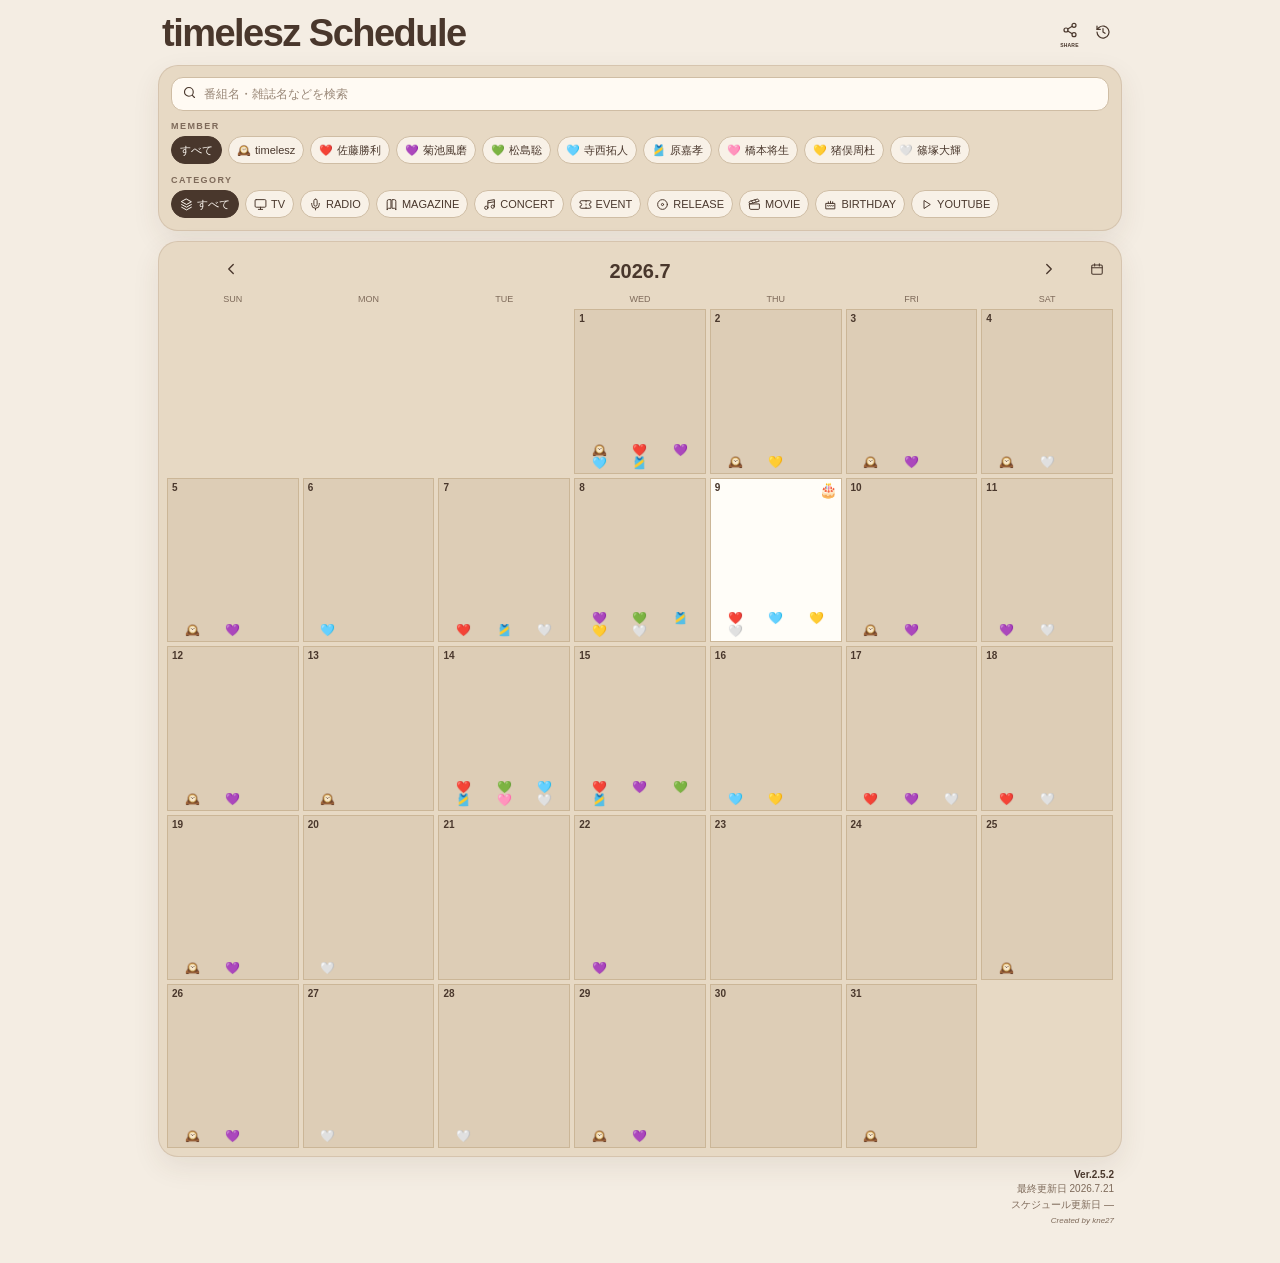
<file: index.html>
<!doctype html>
<html lang="ja">
<head>
  <meta charset="utf-8">
  <meta name="viewport" content="width=device-width,initial-scale=1,viewport-fit=cover">
  <meta name="theme-color" content="#e7d9c4">
  <meta name="color-scheme" content="only light">
  <title>timelesz Schedule</title>
  <link rel="stylesheet" href="styles.css">
  <!-- Google Analytics -->
  <script async src="https://www.googletagmanager.com/gtag/js?id=G-1H0R13EB3C"></script>
  <script>
    window.dataLayer = window.dataLayer || [];
    function gtag(){dataLayer.push(arguments);}
    gtag('js', new Date());
    gtag('config', 'G-1H0R13EB3C');
  </script>

</head>
<body>
  <div class="app">
    <header class="header">
      <h1>timelesz Schedule</h1>
      <div class="header-actions">
        <button id="shareBtn" class="header-icon-btn share-header-btn" type="button" aria-label="このスケジュールを共有">
          <span data-icon="share-2"></span>
          <small>SHARE</small>
        </button>
        <button id="historyBtn" class="header-icon-btn" type="button" aria-label="更新履歴を開く">
          <span data-icon="history"></span>
        </button>
      </div>
    </header>

    <section class="panel controls">
      <label class="search">
        <span data-icon="search"></span>
        <input id="searchInput" type="search" placeholder="番組名・雑誌名などを検索">
      </label>
      <p class="section-label">MEMBER</p>
      <div id="memberFilters" class="scroll-row"></div>
      <p class="section-label">CATEGORY</p>
      <div id="categoryFilters" class="scroll-row"></div>
    </section>

    <section class="panel calendar-panel">
      <div class="month-nav">
        <button id="prevMonth" class="icon-btn month-arrow" type="button" aria-label="前の月"><span data-icon="chevron-left"></span></button>
        <div id="monthLabel" class="month-label"></div>
        <button id="nextMonth" class="icon-btn month-arrow" type="button" aria-label="次の月"><span data-icon="chevron-right"></span></button>
        <button id="monthJumpBtn" class="month-jump-btn" type="button" aria-label="年月を指定して移動"><span data-icon="calendar"></span></button>
      </div>
      <div class="weekdays">
        <div>SUN</div><div>MON</div><div>TUE</div><div>WED</div><div>THU</div><div>FRI</div><div>SAT</div>
      </div>
      <div id="loadingState" class="loading-state">予定を読み込んでいます…</div>
      <div id="calendarGrid" class="calendar-grid"></div>
      <div id="countdownList" class="countdown-list"></div>
    </section>

    <footer class="site-footer">
      <div class="footer-meta">
        <div id="siteVersion" class="footer-version">Ver.2.5.2</div>
        <div id="siteUpdated" class="footer-updated">最終更新日 2026.7.21</div>
        <div id="scheduleUpdatedFooter" class="footer-schedule-updated">スケジュール更新日 —</div>
        <div class="creator">Created by kne27</div>
      </div>
      <div id="dataWarnings" class="data-warnings"></div>
    </footer>
  </div>

  <dialog id="eventDialog" class="sheet-dialog">
    <div class="dialog-head">
      <div><h2 id="dialogDate"></h2></div>
      <button id="closeDialog" class="plain-close" type="button" aria-label="閉じる"><span data-icon="x"></span></button>
    </div>
    <div id="dialogEvents" class="dialog-events"></div>
  </dialog>

  <dialog id="shareDialog" class="share-dialog">
    <div class="share-dialog-wrap">
      <div class="share-dialog-head">
        <h2>SHARE</h2>
      </div>
      <div class="share-options">
        <button class="share-option x" data-share="x" type="button" aria-label="Xで共有"><span class="brand-x">X</span></button>
        <button class="share-option line" data-share="line" type="button" aria-label="LINEで共有"><span class="brand-line">LINE</span></button>
        <button class="share-option instagram" data-share="instagram" type="button" aria-label="Instagramで共有"><span class="brand-instagram"><i></i></span></button>
        <button class="share-option threads" data-share="threads" type="button" aria-label="Threadsで共有"><span class="brand-threads">@</span></button>
        <button class="share-option url" data-share="url" type="button" aria-label="URLをコピー"><span data-icon="link"></span></button>
      </div>
      <button id="closeShareBottom" class="close-share" type="button">CLOSE</button>
    </div>
  </dialog>

  <dialog id="monthJumpDialog" class="compact-dialog">
    <form method="dialog" id="monthJumpForm">
      <h2>年月を選択</h2>
      <div class="jump-fields">
        <label>年<select id="jumpYear"></select></label>
        <label>月<select id="jumpMonth"></select></label>
      </div>
      <div class="dialog-actions">
        <button value="cancel" class="secondary-btn">キャンセル</button>
        <button id="jumpSubmit" value="default" class="primary-btn">この年月へ移動</button>
      </div>
    </form>
  </dialog>

  <dialog id="historyDialog" class="history-dialog">
    <div class="history-wrap">
      <h2>更新情報</h2>
      <section>
        <h3>最新データ</h3>
        <div class="history-card latest-data">
          <strong>公式スケジュール更新</strong>
          <span id="scheduleUpdated">—</span>
        </div>
      </section>
      <section>
        <h3>アプリ更新履歴</h3>
        <div id="historyList" class="history-list"></div>
      </section>
      <button id="closeHistory" class="close-history" type="button">CLOSE</button>
    </div>
  </dialog>

  <script src="fallback-data.js"></script>
  <script src="script.js"></script>
</body>
</html>
</file>
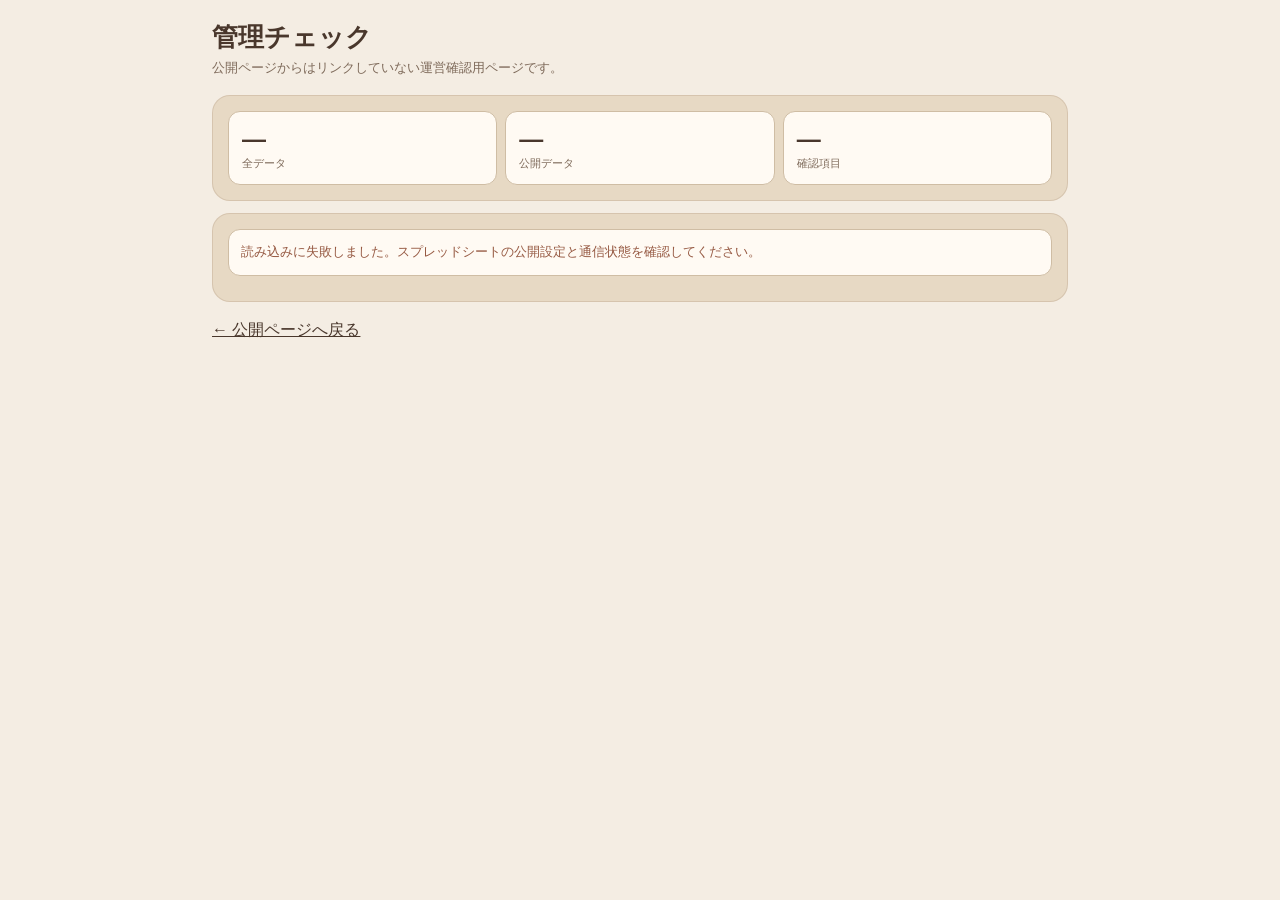
<file: admin(4).html>
<!doctype html>
<html lang="ja">
<head>
  <meta charset="utf-8">
  <meta name="viewport" content="width=device-width,initial-scale=1,viewport-fit=cover">
  <meta name="color-scheme" content="only light">
  <title>timelesz Schedule 管理チェック</title>
  <style>
    :root{color-scheme:only light;--theme:#e7d9c4;--page:#f4ede3;--surface:#fffaf3;--ink:#49372c;--muted:#7e6a5a;--line:#cfbda4;font-family:-apple-system,BlinkMacSystemFont,"Segoe UI","Noto Sans JP",sans-serif}
    *{box-sizing:border-box}body{margin:0;background:var(--page);color:var(--ink)}main{max-width:880px;margin:auto;padding:20px 12px 40px}h1{margin:0 0 4px;font-size:26px}.sub{margin:0 0 18px;color:var(--muted);font-size:13px}.card{margin-bottom:12px;padding:15px;background:var(--theme);border:1px solid rgba(105,76,46,.14);border-radius:18px}.stats{display:grid;grid-template-columns:repeat(3,minmax(0,1fr));gap:8px}.stat{padding:13px;background:var(--surface);border:1px solid var(--line);border-radius:12px}.stat b{display:block;font-size:24px}.stat span{color:var(--muted);font-size:11px}.status{padding:12px;background:var(--surface);border:1px solid var(--line);border-radius:12px;line-height:1.6;font-size:13px}.issues{margin:10px 0 0;padding-left:20px;font-size:13px;line-height:1.7}.ok{color:#45643f}.warn{color:#965942}.back{display:inline-block;margin-top:6px;color:var(--ink)}@media(max-width:520px){.stats{grid-template-columns:1fr}.stat b{font-size:20px}}
  </style>
</head>
<body>
<main>
  <h1>管理チェック</h1>
  <p class="sub">公開ページからはリンクしていない運営確認用ページです。</p>
  <section class="card">
    <div class="stats">
      <div class="stat"><b id="total">—</b><span>全データ</span></div>
      <div class="stat"><b id="publicCount">—</b><span>公開データ</span></div>
      <div class="stat"><b id="issueCount">—</b><span>確認項目</span></div>
    </div>
  </section>
  <section class="card">
    <div id="status" class="status">スプレッドシートを確認しています…</div>
    <ul id="issues" class="issues"></ul>
  </section>
  <a class="back" href="index.html">← 公開ページへ戻る</a>
</main>
<script>
const CSV_URL="https://docs.google.com/spreadsheets/d/e/2PACX-1vT8yHpEmpNIWvi6FIo1ntB-tG_xjze0EE297G94Hp37vIsCH3QntRiUOo39_B5Ocg/pub?gid=1610754135&single=true&output=csv";
const validCategories=new Set(["TV","RADIO","MAGAZINE","CONCERT","EVENT","RELEASE","MOVIE","BIRTHDAY","YOUTUBE"]);
function parseCSV(text){const rows=[];let row=[],value="",quoted=false;for(let i=0;i<text.length;i++){const c=text[i];if(c==='"'){if(quoted&&text[i+1]==='"'){value+='"';i++;}else quoted=!quoted;}else if(c===','&&!quoted){row.push(value);value="";}else if((c==='\n'||c==='\r')&&!quoted){if(c==='\r'&&text[i+1]==='\n')i++;row.push(value);value="";if(row.some(v=>v!==""))rows.push(row);row=[];}else value+=c;}if(value.length||row.length){row.push(value);rows.push(row);}return rows;}
(async()=>{try{const res=await fetch(`${CSV_URL}&t=${Date.now()}`,{cache:"no-store"});if(!res.ok)throw new Error(`HTTP ${res.status}`);const rows=parseCSV(await res.text());const headers=(rows.shift()||[]).map(v=>v.trim().toLowerCase());const data=rows.map(row=>Object.fromEntries(headers.map((h,i)=>[h,(row[i]||"").trim()])));const issues=[];const seen=new Set();data.forEach((r,i)=>{const n=i+2;if(!/^\d{4}[-/.]\d{1,2}[-/.]\d{1,2}/.test(r.date||""))issues.push(`${n}行目：日付を確認`);if(!validCategories.has((r.category||"").toUpperCase()))issues.push(`${n}行目：カテゴリーを確認`);if(!(r.title||""))issues.push(`${n}行目：タイトルが空欄`);if(!(r.members||""))issues.push(`${n}行目：メンバーが空欄`);if(r.url&&!/^https?:\/\//i.test(r.url))issues.push(`${n}行目：URL形式を確認`);const key=`${r.date}|${r.time}|${r.title}`;if(seen.has(key))issues.push(`${n}行目：重複の可能性`);seen.add(key);});const publicData=data.filter(r=>r.status!=="非公開");document.getElementById('total').textContent=data.length;document.getElementById('publicCount').textContent=publicData.length;document.getElementById('issueCount').textContent=issues.length;const status=document.getElementById('status');status.textContent=issues.length?`確認が必要な項目が${issues.length}件あります。`:'入力上の問題は見つかりませんでした。';status.classList.add(issues.length?'warn':'ok');document.getElementById('issues').innerHTML=issues.slice(0,100).map(v=>`<li>${v}</li>`).join('');}catch(e){document.getElementById('status').textContent='読み込みに失敗しました。スプレッドシートの公開設定と通信状態を確認してください。';document.getElementById('status').classList.add('warn');}})();
</script>
</body>
</html>
</file>
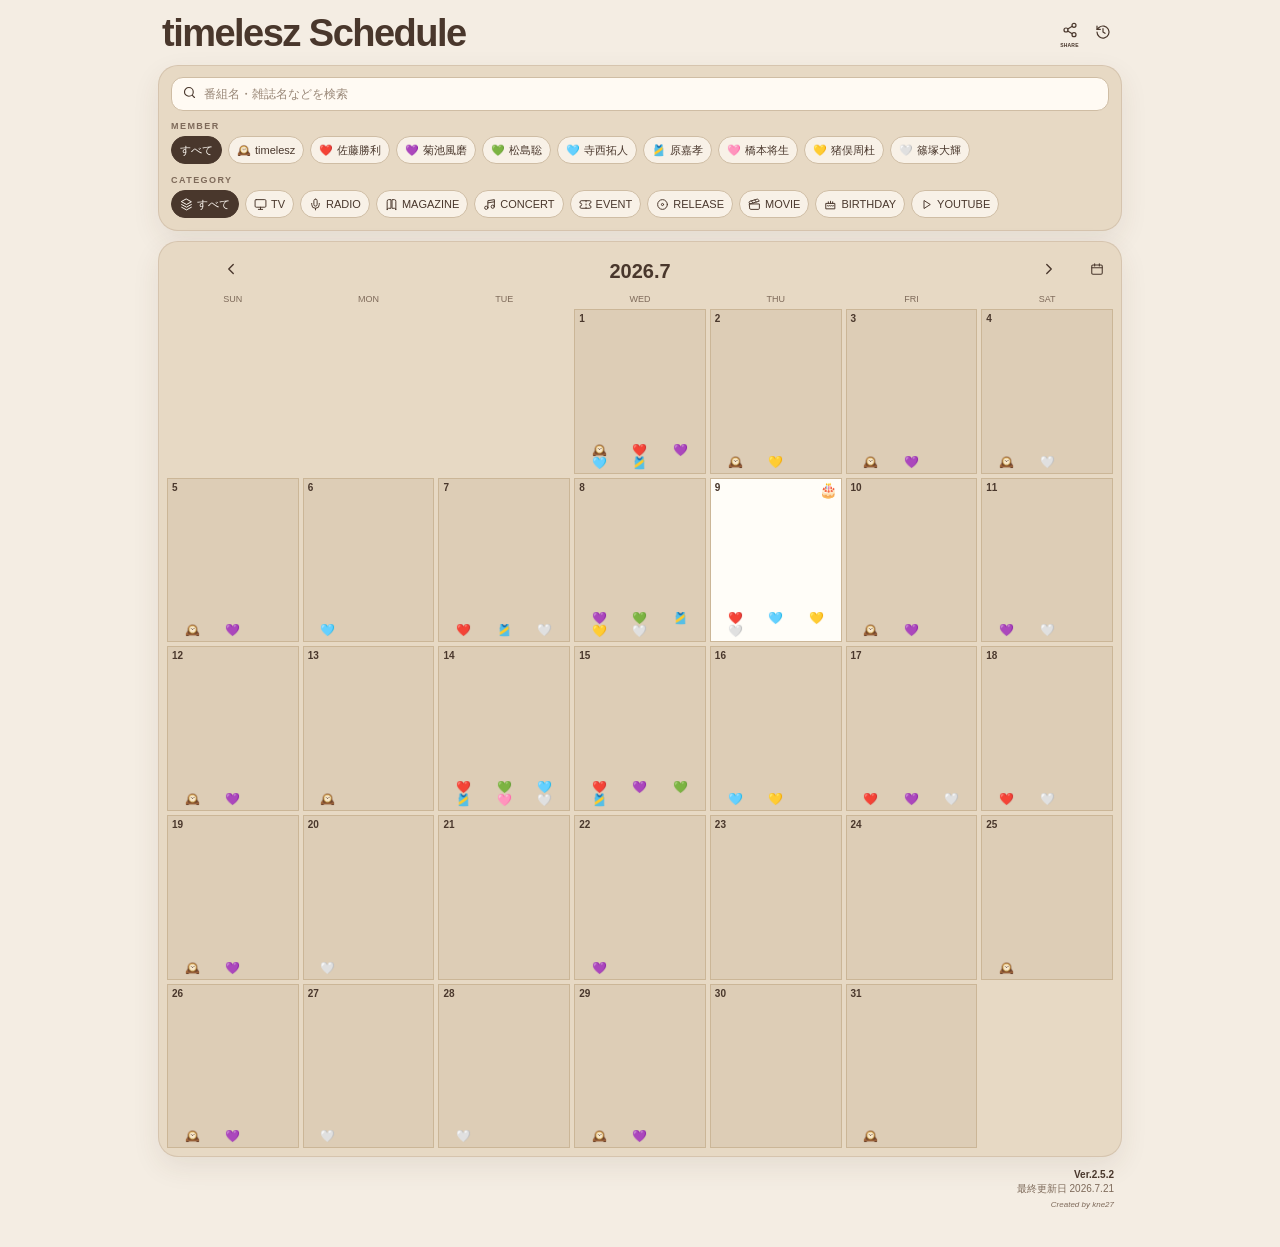
<file: index(4).html>
<!doctype html>
<html lang="ja">
<head>
  <meta charset="utf-8">
  <meta name="viewport" content="width=device-width,initial-scale=1,viewport-fit=cover">
  <meta name="theme-color" content="#e7d9c4">
  <meta name="color-scheme" content="only light">
  <title>timelesz Schedule</title>
  <link rel="stylesheet" href="styles.css">
  <!-- Google Analytics -->
  <script async src="https://www.googletagmanager.com/gtag/js?id=G-1H0R13EB3C"></script>
  <script>
    window.dataLayer = window.dataLayer || [];
    function gtag(){dataLayer.push(arguments);}
    gtag('js', new Date());
    gtag('config', 'G-1H0R13EB3C');
  </script>

</head>
<body>
  <div class="app">
    <header class="header">
      <h1>timelesz Schedule</h1>
      <div class="header-actions">
        <button id="shareBtn" class="header-icon-btn share-header-btn" type="button" aria-label="このスケジュールを共有">
          <span data-icon="share-2"></span>
          <small>SHARE</small>
        </button>
        <button id="historyBtn" class="header-icon-btn" type="button" aria-label="更新履歴を開く">
          <span data-icon="history"></span>
        </button>
      </div>
    </header>

    <section class="panel controls">
      <label class="search">
        <span data-icon="search"></span>
        <input id="searchInput" type="search" placeholder="番組名・雑誌名などを検索">
      </label>
      <p class="section-label">MEMBER</p>
      <div id="memberFilters" class="scroll-row"></div>
      <p class="section-label">CATEGORY</p>
      <div id="categoryFilters" class="scroll-row"></div>
    </section>

    <section class="panel calendar-panel">
      <div class="month-nav">
        <button id="prevMonth" class="icon-btn month-arrow" type="button" aria-label="前の月"><span data-icon="chevron-left"></span></button>
        <div id="monthLabel" class="month-label"></div>
        <button id="nextMonth" class="icon-btn month-arrow" type="button" aria-label="次の月"><span data-icon="chevron-right"></span></button>
        <button id="monthJumpBtn" class="month-jump-btn" type="button" aria-label="年月を指定して移動"><span data-icon="calendar"></span></button>
      </div>
      <div class="weekdays">
        <div>SUN</div><div>MON</div><div>TUE</div><div>WED</div><div>THU</div><div>FRI</div><div>SAT</div>
      </div>
      <div id="loadingState" class="loading-state">予定を読み込んでいます…</div>
      <div id="calendarGrid" class="calendar-grid"></div>
      <div id="countdownList" class="countdown-list"></div>
    </section>

    <footer class="site-footer">
      <div class="footer-meta">
        <div id="siteVersion" class="footer-version">Ver.2.2</div>
        <div id="siteUpdated" class="footer-updated">最終更新日 2026.7.16</div>
        <div class="creator">Created by kne27</div>
      </div>
      <div id="dataWarnings" class="data-warnings"></div>
    </footer>
  </div>

  <dialog id="eventDialog" class="sheet-dialog">
    <div class="dialog-head">
      <div><h2 id="dialogDate"></h2></div>
      <button id="closeDialog" class="plain-close" type="button" aria-label="閉じる"><span data-icon="x"></span></button>
    </div>
    <div id="dialogEvents" class="dialog-events"></div>
  </dialog>

  <dialog id="shareDialog" class="share-dialog">
    <div class="share-dialog-wrap">
      <div class="share-dialog-head">
        <h2>SHARE</h2>
      </div>
      <div class="share-options">
        <button class="share-option x" data-share="x" type="button" aria-label="Xで共有"><span class="brand-x">X</span></button>
        <button class="share-option line" data-share="line" type="button" aria-label="LINEで共有"><span class="brand-line">LINE</span></button>
        <button class="share-option instagram" data-share="instagram" type="button" aria-label="Instagramで共有"><span class="brand-instagram"><i></i></span></button>
        <button class="share-option threads" data-share="threads" type="button" aria-label="Threadsで共有"><span class="brand-threads">@</span></button>
        <button class="share-option url" data-share="url" type="button" aria-label="URLをコピー"><span data-icon="link"></span></button>
      </div>
      <button id="closeShareBottom" class="close-share" type="button">CLOSE</button>
    </div>
  </dialog>

  <dialog id="monthJumpDialog" class="compact-dialog">
    <form method="dialog" id="monthJumpForm">
      <h2>年月を選択</h2>
      <div class="jump-fields">
        <label>年<select id="jumpYear"></select></label>
        <label>月<select id="jumpMonth"></select></label>
      </div>
      <div class="dialog-actions">
        <button value="cancel" class="secondary-btn">キャンセル</button>
        <button id="jumpSubmit" value="default" class="primary-btn">この年月へ移動</button>
      </div>
    </form>
  </dialog>

  <dialog id="historyDialog" class="history-dialog">
    <div class="history-wrap">
      <h2>更新情報</h2>
      <section>
        <h3>最新データ</h3>
        <div class="history-card latest-data">
          <strong>公式スケジュール更新</strong>
          <span id="scheduleUpdated">—</span>
        </div>
      </section>
      <section>
        <h3>アプリ更新履歴</h3>
        <div id="historyList" class="history-list"></div>
      </section>
      <button id="closeHistory" class="close-history" type="button">CLOSE</button>
    </div>
  </dialog>

  <script src="fallback-data.js"></script>
  <script src="script.js"></script>
</body>
</html>
</file>
<file: styles.css>
:root{
  color-scheme:only light;
  --theme:#e7d9c4;--page:#f4ede3;--surface:#fffaf3;--day:#ddcdb6;--day-border:#cbb697;
  --ink:#49372c;--muted:#7e6a5a;--line:#cfbda4;--accent:#8f6339;--shadow:0 10px 28px rgba(78,55,34,.09);
  font-family:-apple-system,BlinkMacSystemFont,"Segoe UI","Noto Sans JP",sans-serif
}
*{box-sizing:border-box}html{background:var(--page)}body{margin:0;min-width:320px;background:var(--page);color:var(--ink)}
button,input,select{font:inherit}button{cursor:pointer;color:inherit}svg{width:18px;height:18px;fill:none;stroke:currentColor;stroke-width:1.8;stroke-linecap:round;stroke-linejoin:round}
.app{max-width:980px;margin:0 auto;padding:8px 8px 36px}.header{display:flex;align-items:center;justify-content:space-between;padding:4px 4px 10px}.header h1{margin:0;font-size:clamp(24px,5vw,38px);letter-spacing:-.04em}.history-btn{display:grid;width:32px;height:32px;place-items:center;background:transparent;border:0;padding:0}.history-btn svg{width:17px;height:17px}
.panel{background:var(--theme);border:1px solid rgba(105,76,46,.14);border-radius:20px;box-shadow:var(--shadow)}.controls{margin-bottom:10px;padding:11px 12px}.search{display:flex;align-items:center;gap:7px;height:34px;padding:0 10px;background:var(--surface);border:1px solid var(--line);border-radius:12px}.search svg{width:15px;height:15px}.search input{width:100%;padding:5px 0;background:transparent;border:0;outline:0;color:var(--ink);font-size:12px}.search input::placeholder{color:#9a8878}.section-label{margin:10px 0 5px;color:var(--muted);font-size:9px;font-weight:800;letter-spacing:.16em}.scroll-row{display:flex;gap:6px;overflow-x:auto;padding-bottom:1px;scrollbar-width:none}.scroll-row::-webkit-scrollbar{display:none}.chip{display:inline-flex;align-items:center;flex:0 0 auto;gap:4px;min-height:28px;padding:5px 8px;white-space:nowrap;background:#f8f1e7;border:1px solid var(--line);border-radius:999px;color:var(--ink);font-size:11px;line-height:1}.chip svg{width:13px;height:13px}.chip.active{background:var(--ink);border-color:var(--ink);color:#fffaf3}
.calendar-panel{padding:8px}.month-nav{position:relative;display:grid;grid-template-columns:72px 1fr 72px;align-items:center;height:42px;padding:0 8px}.month-arrow{display:grid;width:32px;height:32px;place-items:center;background:transparent;border:0}.month-arrow:first-child{justify-self:end}.month-arrow:nth-of-type(2){justify-self:start}.month-label{text-align:center;font-size:20px;font-weight:800}.month-jump-btn{position:absolute;right:2px;top:7px;display:grid;width:28px;height:28px;place-items:center;background:transparent;border:0;padding:0}.month-jump-btn svg{width:14px;height:14px}.weekdays,.calendar-grid{display:grid;grid-template-columns:repeat(7,minmax(0,1fr));gap:4px}.weekdays{padding:2px 0 5px;color:var(--muted);font-size:9px;text-align:center}.day{position:relative;display:flex;min-width:0;aspect-ratio:4/5;flex-direction:column;padding:4px;background:var(--day);border:1px solid var(--day-border);border-radius:0;color:var(--ink);outline:none;transition:.12s}.day.blank{background:transparent;border-color:transparent;pointer-events:none}.day.selected{background:var(--surface);border-color:#d4b992}.day.today{box-shadow:inset 0 0 0 2px var(--accent)}.day.has-events{cursor:pointer}.day:active{transform:translateY(-1px)}.day-number{position:absolute;left:4px;top:3px;font-size:10px;font-weight:750}.birthday-cake{position:absolute;right:3px;top:2px;font-size:15px}.member-icons{display:grid;width:100%;margin:auto 0;grid-template-columns:repeat(3,minmax(0,1fr));grid-auto-rows:min-content;align-items:center;justify-items:start;gap:4px 0;overflow:hidden;line-height:1}.member-emoji{display:block;font-size:clamp(9px,2.7vw,13px);line-height:1}.birthday-red{background:#f7d8d8}.birthday-purple{background:#eadcf3}.birthday-green{background:#dcebdc}.birthday-blue{background:#dceff4}.birthday-lime{background:#e7f0d6}.birthday-pink{background:#f5dce8}.birthday-yellow{background:#f7edc7}.birthday-white{background:#fffdf8}.loading-state{padding:28px 12px;color:var(--muted);font-size:13px;text-align:center}.loading-state.hidden{display:none}
.countdown-list{display:grid;gap:6px;margin-top:8px}.countdown-item{display:flex;align-items:center;gap:7px;height:34px;padding:0 10px;background:#f9f1e6;border:1px solid var(--line);border-radius:9px;font-size:10px}.countdown-item svg{width:13px;height:13px}.countdown-title{min-width:0;flex:1;overflow:hidden;text-overflow:ellipsis;white-space:nowrap}.countdown-days{font-weight:800;white-space:nowrap}
.site-footer{display:flex;justify-content:flex-end;padding:14px 8px 2px;color:var(--muted);font-size:10px}.footer-meta{text-align:right}.footer-version{color:var(--ink);font-weight:700}.footer-updated{margin-top:2px}.footer-share-row{display:flex;align-items:center;justify-content:flex-end;gap:3px;margin-top:5px}.share-label-icon{display:flex;width:22px;flex-direction:column;align-items:center;justify-content:center;color:var(--ink)}.share-label-icon svg{width:13px;height:13px}.share-label-icon small{margin-top:0;font-size:5px;font-weight:800;letter-spacing:.03em}.social-circle{display:grid;width:22px;height:22px;place-items:center;padding:0;border:0;border-radius:50%;color:white;font-size:7px;font-weight:800}.social-circle svg{width:11px;height:11px}.social-circle.x,.social-circle.threads{background:#111}.social-circle.line{background:#06c755;font-size:5px}.social-circle.instagram{background:linear-gradient(135deg,#833ab4,#fd1d1d,#fcb045);font-size:14px}.social-circle.url{background:#b79977}.creator{margin-top:4px;font-size:8px;font-style:italic}.data-warnings{display:none}
dialog{color:var(--ink)}dialog::backdrop{background:rgba(50,37,27,.42);backdrop-filter:blur(3px)}.sheet-dialog{width:min(calc(100% - 18px),620px);max-height:84vh;padding:15px;background:var(--surface);border:0;border-radius:20px}.dialog-head{display:flex;align-items:center;justify-content:space-between;padding-bottom:10px}.dialog-head h2{margin:0;font-size:20px}.plain-close{display:grid;width:28px;height:28px;place-items:center;background:transparent;border:0}.dialog-events{display:grid;gap:8px}.event-card{padding:12px;background:#fffdf9;border:1px solid var(--line);border-radius:14px}.event-top{display:flex;gap:10px}.event-icon{display:grid;width:34px;height:34px;flex:0 0 auto;place-items:center;background:#eee1d0;border-radius:10px}.event-title{margin:0;font-size:14px;line-height:1.45}.event-meta{display:flex;flex-wrap:wrap;gap:5px 9px;margin-top:6px;color:var(--muted);font-size:11px}.event-meta span{display:inline-flex;align-items:center;gap:3px}.event-meta svg{width:12px;height:12px}.event-members{margin-top:8px;font-size:12px}.event-note{margin:8px 0 0;padding-top:7px;border-top:1px dashed var(--line);font-size:11px;line-height:1.5}.event-share{display:flex;align-items:center;gap:5px;margin-top:10px}.event-share .social-circle{width:30px;height:30px}.link-button{display:inline-flex;align-items:center;gap:5px;margin-top:9px;padding:7px 10px;background:var(--ink);border-radius:999px;color:white;font-size:11px;text-decoration:none}.compact-dialog,.history-dialog{width:min(calc(100% - 28px),430px);padding:0;background:var(--surface);border:0;border-radius:20px}.compact-dialog form{padding:18px}.compact-dialog h2,.history-wrap h2{margin:0 0 16px;font-size:18px}.jump-fields{display:grid;grid-template-columns:1fr 1fr;gap:12px}.jump-fields label{display:grid;gap:5px;font-size:11px}.jump-fields select{height:42px;padding:0 10px;background:#fff;border:1px solid var(--line);border-radius:9px;color:var(--ink)}.dialog-actions{display:flex;justify-content:flex-end;gap:8px;margin-top:18px}.secondary-btn,.primary-btn,.close-history{padding:9px 12px;border:1px solid var(--line);border-radius:9px}.secondary-btn{background:#f5ece0}.primary-btn{background:#b99775;color:white}.history-wrap{padding:18px}.history-wrap section+section{margin-top:14px}.history-wrap h3{margin:0 0 7px;font-size:11px}.history-card{padding:10px 12px;background:#fffdf9;border:1px solid var(--line);border-radius:10px}.latest-data{display:grid;gap:3px;font-size:10px}.latest-data span{color:var(--muted)}.history-list{display:grid;gap:7px}.history-entry{padding:9px 11px;background:#fffdf9;border:1px solid var(--line);border-radius:10px}.history-entry-head{display:flex;gap:12px;align-items:center}.history-entry-head strong{font-size:10px}.history-entry-head span{color:var(--muted);font-size:8px}.history-changes{margin:5px 0 0;padding-left:15px;font-size:8px;line-height:1.55}.history-changes li{display:-webkit-box;overflow:hidden;-webkit-box-orient:vertical;-webkit-line-clamp:2}.close-history{display:block;margin:16px auto 0;padding:9px 18px;background:var(--theme);font-size:11px;font-weight:800}
@media(max-width:560px){.app{padding:6px 7px 28px}.header{padding-top:2px}.calendar-panel{padding:7px}.weekdays,.calendar-grid{gap:4px}.day{padding:4px}.site-footer{padding-right:5px}}

/* Ver.1.9.1 adjustments */
.header-actions{display:flex;align-items:center;gap:7px}.header-icon-btn{display:grid;width:30px;height:30px;place-items:center;padding:0;background:transparent;border:0;color:var(--ink)}.header-icon-btn svg{width:16px;height:16px}.history-btn{display:none}
.member-icons{display:grid;width:100%;margin-top:auto;margin-bottom:0;grid-template-columns:repeat(3,max-content);grid-auto-rows:min-content;align-items:end;justify-content:start;justify-items:start;gap:5px 3px;overflow:hidden;line-height:1}.member-emoji{display:block;font-size:clamp(9px,2.7vw,13px);line-height:1}
.site-footer{padding-top:12px}.creator{margin-top:4px}
.share-dialog{width:min(calc(100% - 32px),360px);padding:0;background:var(--surface);border:0;border-radius:18px}.share-dialog-wrap{padding:15px 16px 16px}.share-dialog-head{display:flex;align-items:center;justify-content:space-between}.share-dialog-head h2{margin:0;font-size:13px;letter-spacing:.08em}.share-options{display:flex;align-items:center;justify-content:center;gap:9px;margin-top:13px}.share-option{display:grid;width:39px;height:39px;place-items:center;padding:0;border:0;border-radius:50%;color:#fff}.share-option.x,.share-option.threads{background:#111}.share-option.line{background:#06c755}.share-option.instagram{background:radial-gradient(circle at 30% 110%,#ffd600 0 19%,#ff7a00 34%,#ff0169 58%,#d300c5 78%,#7638fa 100%)}.share-option.url{background:#b79977}.share-option svg{width:19px;height:19px;stroke-width:2}.brand-x{font-size:17px;font-weight:700;line-height:1}.brand-line{font-size:8.5px;font-weight:900;letter-spacing:-.04em}.brand-threads{font-size:22px;font-weight:800;line-height:1}.brand-instagram{position:relative;display:block;width:22px;height:22px;border:2px solid #fff;border-radius:6px}.brand-instagram::before{content:"";position:absolute;left:50%;top:50%;width:7px;height:7px;border:2px solid #fff;border-radius:50%;transform:translate(-50%,-50%)}.brand-instagram::after{content:"";position:absolute;right:3px;top:3px;width:3px;height:3px;background:#fff;border-radius:50%}.brand-instagram i{display:none}.close-share{display:block;margin:15px auto 0;padding:7px 15px;background:var(--theme);border:1px solid var(--line);border-radius:8px;color:var(--ink);font-size:10px;font-weight:800}
.event-share .social-circle{width:32px;height:32px;font-size:9px}.event-share .social-circle.line{font-size:6px}.event-share .social-circle.instagram{position:relative;font-size:0}.event-share .social-circle.instagram::before{content:"";width:17px;height:17px;border:2px solid #fff;border-radius:5px}.event-share .social-circle.instagram::after{content:"";position:absolute;width:5px;height:5px;border:2px solid #fff;border-radius:50%}.event-share .social-circle.threads{font-size:18px}.event-share .social-circle.url svg{width:15px;height:15px}
.compact-dialog form{padding:17px}.compact-dialog h2{margin-bottom:13px;font-size:19px}.jump-fields label{font-size:11px}.jump-fields select{height:46px;font-size:17px;font-weight:700}.dialog-actions{gap:6px;margin-top:14px}.secondary-btn,.primary-btn{padding:6px 9px;border-radius:7px;font-size:9px}.primary-btn{font-size:8.5px}


/* Ver.1.9.2 adjustments */
.header-actions{gap:2px}
.header-icon-btn{width:31px;height:34px}
.share-header-btn{display:flex;flex-direction:column;align-items:center;justify-content:center;gap:0;padding-top:2px}
.share-header-btn svg{width:16px;height:16px}
.share-header-btn small{margin-top:1px;font-size:5px;font-weight:800;line-height:1;letter-spacing:.03em}

.day{padding-bottom:3px}
.member-icons{position:absolute;left:4px;right:2px;bottom:3px;width:auto;margin:0;grid-template-columns:repeat(3,max-content);grid-auto-rows:minmax(11px,auto);align-items:end;justify-content:start;justify-items:start;gap:5px 3px;overflow:visible;line-height:1.08}
.member-emoji{font-size:clamp(9px,2.65vw,12.5px);line-height:1.08}

.share-dialog-head{justify-content:flex-start}
.share-options{width:100%;justify-content:center;gap:10px;margin-top:12px}
.share-option{width:41px;height:41px}
.brand-x{font-size:20px;font-weight:800}
.brand-line{font-size:10.5px;font-weight:900;letter-spacing:-.06em}
.brand-threads{font-size:24px}
.brand-instagram{width:24px;height:24px;border-radius:7px}
.brand-instagram::before{width:8px;height:8px}

.event-share{justify-content:center;gap:8px}
.event-share .social-circle{width:34px;height:34px;font-size:11px}
.event-share .social-circle.x{font-size:14px}
.event-share .social-circle.line{font-size:7.5px;font-weight:900;letter-spacing:-.05em}
.event-share .social-circle.threads{font-size:20px}
.event-share .social-circle.instagram::before{width:18px;height:18px;border-radius:6px}
.event-share .social-circle.instagram::after{width:6px;height:6px}
.event-share .social-circle.url svg{width:17px;height:17px}


/* Ver.1.9.5 adjustments */
/* Calendar emoji layout: always packed left in fixed 3-column rows */
.member-icons{
  position:absolute;
  left:4px;
  bottom:3px;
  right:auto;
  width:max-content;
  max-width:calc(100% - 6px);
  display:grid;
  grid-template-columns:repeat(3, 1.05em);
  grid-auto-rows:1.05em;
  column-gap:2px;
  row-gap:1px;
  align-items:center;
  justify-items:start;
  justify-content:start;
  overflow:hidden;
  line-height:1;
}
.member-emoji{
  width:1.05em;
  height:1.05em;
  display:flex;
  align-items:center;
  justify-content:flex-start;
  font-size:clamp(8.5px,2.45vw,11.5px);
  line-height:1;
}

/* Event-detail sharing: use the same camera-style Instagram mark as the main share sheet */
.event-share .social-circle.instagram{
  position:relative;
  background:radial-gradient(circle at 30% 110%,#ffd600 0 19%,#ff7a00 34%,#ff0169 58%,#d300c5 78%,#7638fa 100%);
  font-size:0;
}
.event-share .social-circle.instagram::before,
.event-share .social-circle.instagram::after{
  content:none;
}
.event-share .social-circle.instagram .brand-instagram{
  width:20px;
  height:20px;
  border:2px solid #fff;
  border-radius:6px;
}
.event-share .social-circle.instagram .brand-instagram::before{
  width:7px;
  height:7px;
  border:2px solid #fff;
}
.event-share .social-circle.instagram .brand-instagram::after{
  right:2px;
  top:2px;
  width:3px;
  height:3px;
}


/* Ver.1.9.6 adjustments */
/* Keep the event-driven member order; only pack icons tightly into 3 columns. */
.member-icons{
  position:absolute;
  left:4px;
  right:auto;
  bottom:3px;
  width:max-content;
  max-width:calc(100% - 6px);
  display:grid;
  grid-template-columns:repeat(3, .98em);
  grid-auto-rows:.98em;
  column-gap:0;
  row-gap:0;
  align-items:center;
  justify-items:start;
  justify-content:start;
  overflow:visible;
  line-height:.96;
}
.member-emoji{
  display:block;
  width:.98em;
  height:.98em;
  margin:0;
  padding:0;
  font-size:clamp(8.5px,2.45vw,11.5px);
  line-height:.96;
  white-space:nowrap;
}

/* Ver.1.9.7 adjustments — restore the clean Ver.1.5 member emoji layout */
.member-icons{
  position:static;
  left:auto;
  right:auto;
  bottom:auto;
  width:100%;
  max-width:none;
  margin-top:auto;
  margin-bottom:0;
  display:grid;
  grid-template-columns:repeat(3,minmax(0,1fr));
  grid-template-rows:repeat(3,min-content);
  grid-auto-rows:min-content;
  column-gap:0;
  row-gap:1px;
  align-items:center;
  justify-content:stretch;
  justify-items:center;
  overflow:hidden;
  line-height:1;
}
.member-emoji{
  display:block;
  width:auto;
  height:auto;
  margin:0;
  padding:0;
  font-size:clamp(8px,2.55vw,12px);
  line-height:1;
  white-space:nowrap;
}

/* Ver.1.9.8 share icon centering */
.share-option.threads,
.share-option.url,
.event-share .social-circle.threads,
.event-share .social-circle.url{
  display:flex;
  align-items:center;
  justify-content:center;
  line-height:1;
}
.share-option.threads .brand-threads,
.event-share .social-circle.threads{
  transform:none;
  text-indent:0;
}
.share-option.url svg,
.event-share .social-circle.url svg{
  display:block;
  margin:0;
  flex:0 0 auto;
}


/* Ver.1.9.8 final — exact visual centering for Threads and URL icons */
.share-option.threads,
.share-option.url,
.event-share .social-circle.threads,
.event-share .social-circle.url{
  position:relative;
  display:grid;
  place-items:center;
  padding:0;
  overflow:hidden;
}
.share-option.threads{
  font-size:0;
}
.share-option.threads .brand-threads{
  position:absolute;
  inset:0;
  display:grid;
  place-items:center;
  width:100%;
  height:100%;
  margin:0;
  padding:0 0 2px;
  font-size:24px;
  line-height:1;
  text-align:center;
  transform:none;
}
.share-option.url svg,
.event-share .social-circle.url svg{
  position:absolute;
  left:50%;
  top:50%;
  display:block;
  margin:0;
  transform:translate(-50%,-50%);
  transform-origin:center;
}
.event-share .social-circle.threads{
  color:transparent;
  font-size:0;
  line-height:0;
}
.event-share .social-circle.threads::before{
  content:"@";
  position:absolute;
  inset:0;
  display:grid;
  place-items:center;
  padding:0 0 2px;
  color:#fff;
  font-size:20px;
  font-weight:800;
  line-height:1;
  text-align:center;
}


/* Ver.2.1 countdown */
.countdown-list:empty{display:none}
.countdown-list:not(:empty){margin-top:9px}
.countdown-item{
  width:100%;
  min-width:0;
  text-align:left;
}
.countdown-item:active{transform:scale(.995)}

.footer-schedule-updated{margin-top:2px}
</file>
